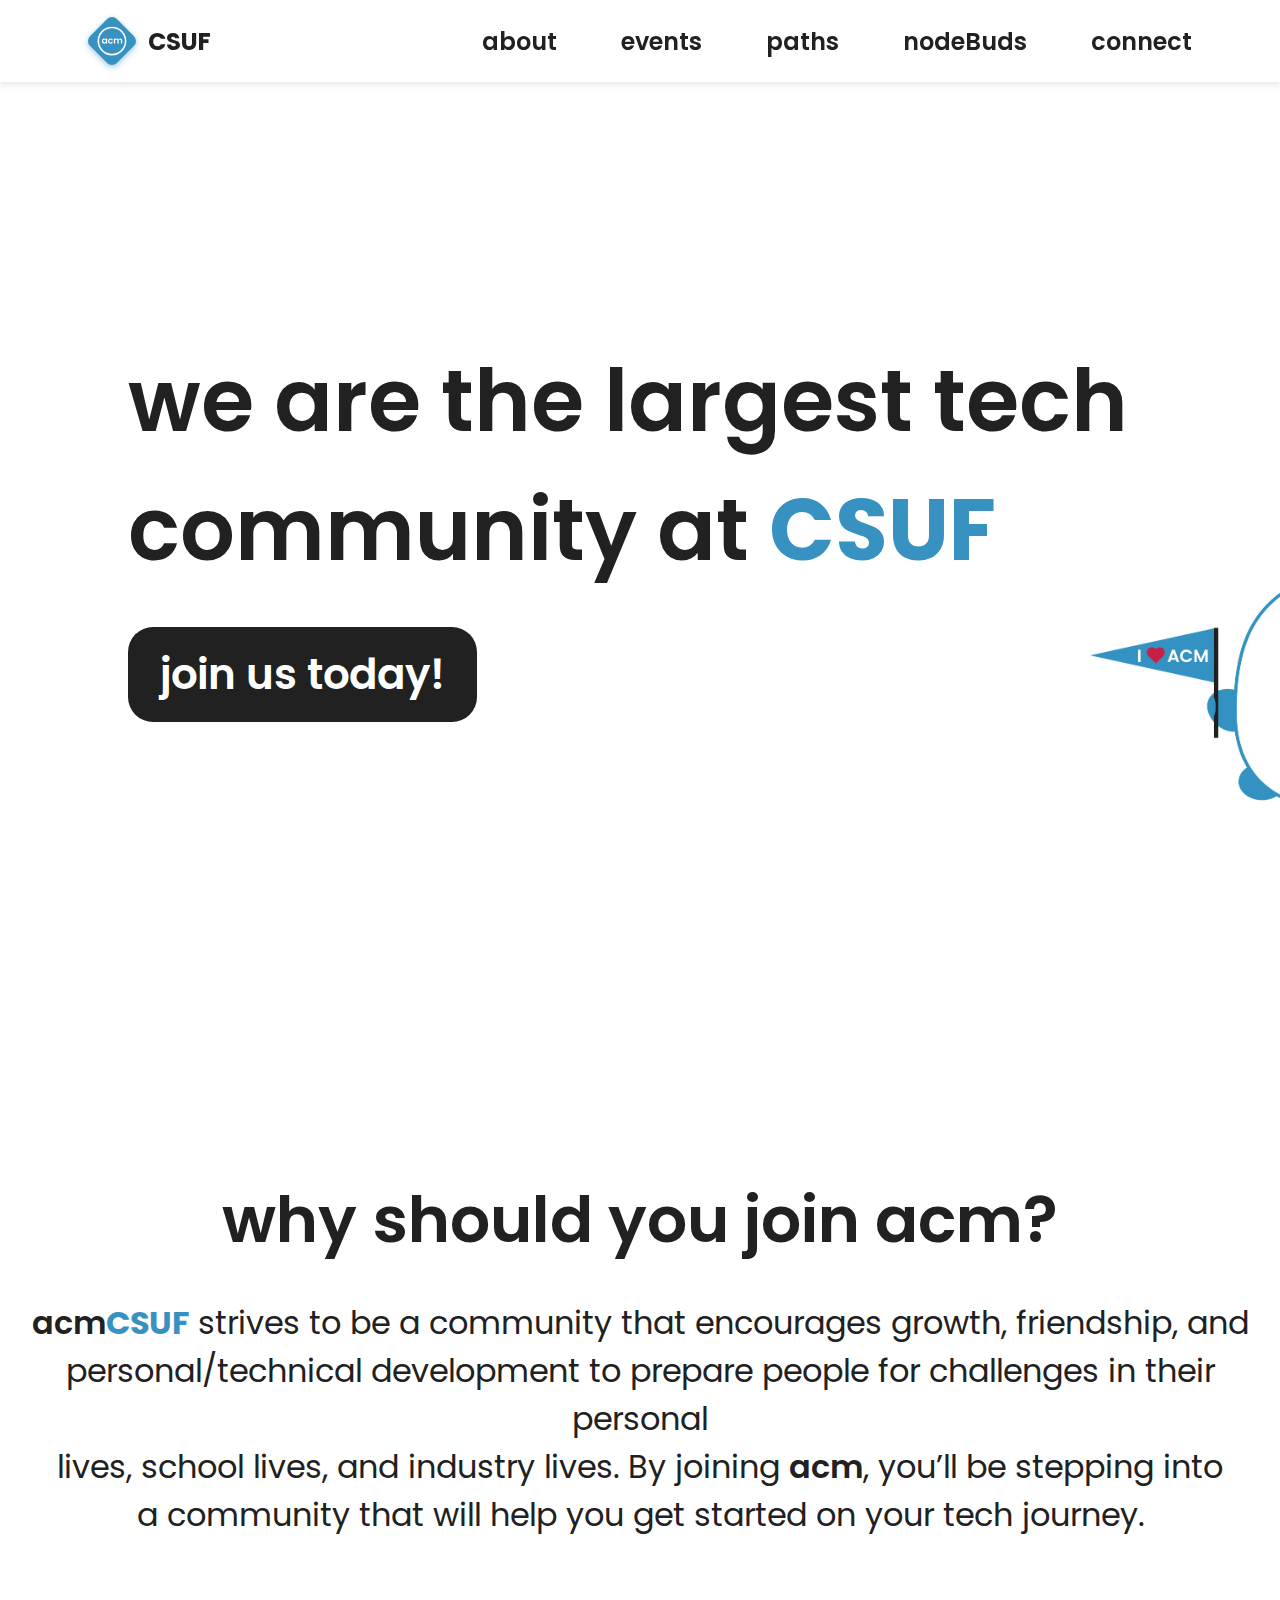
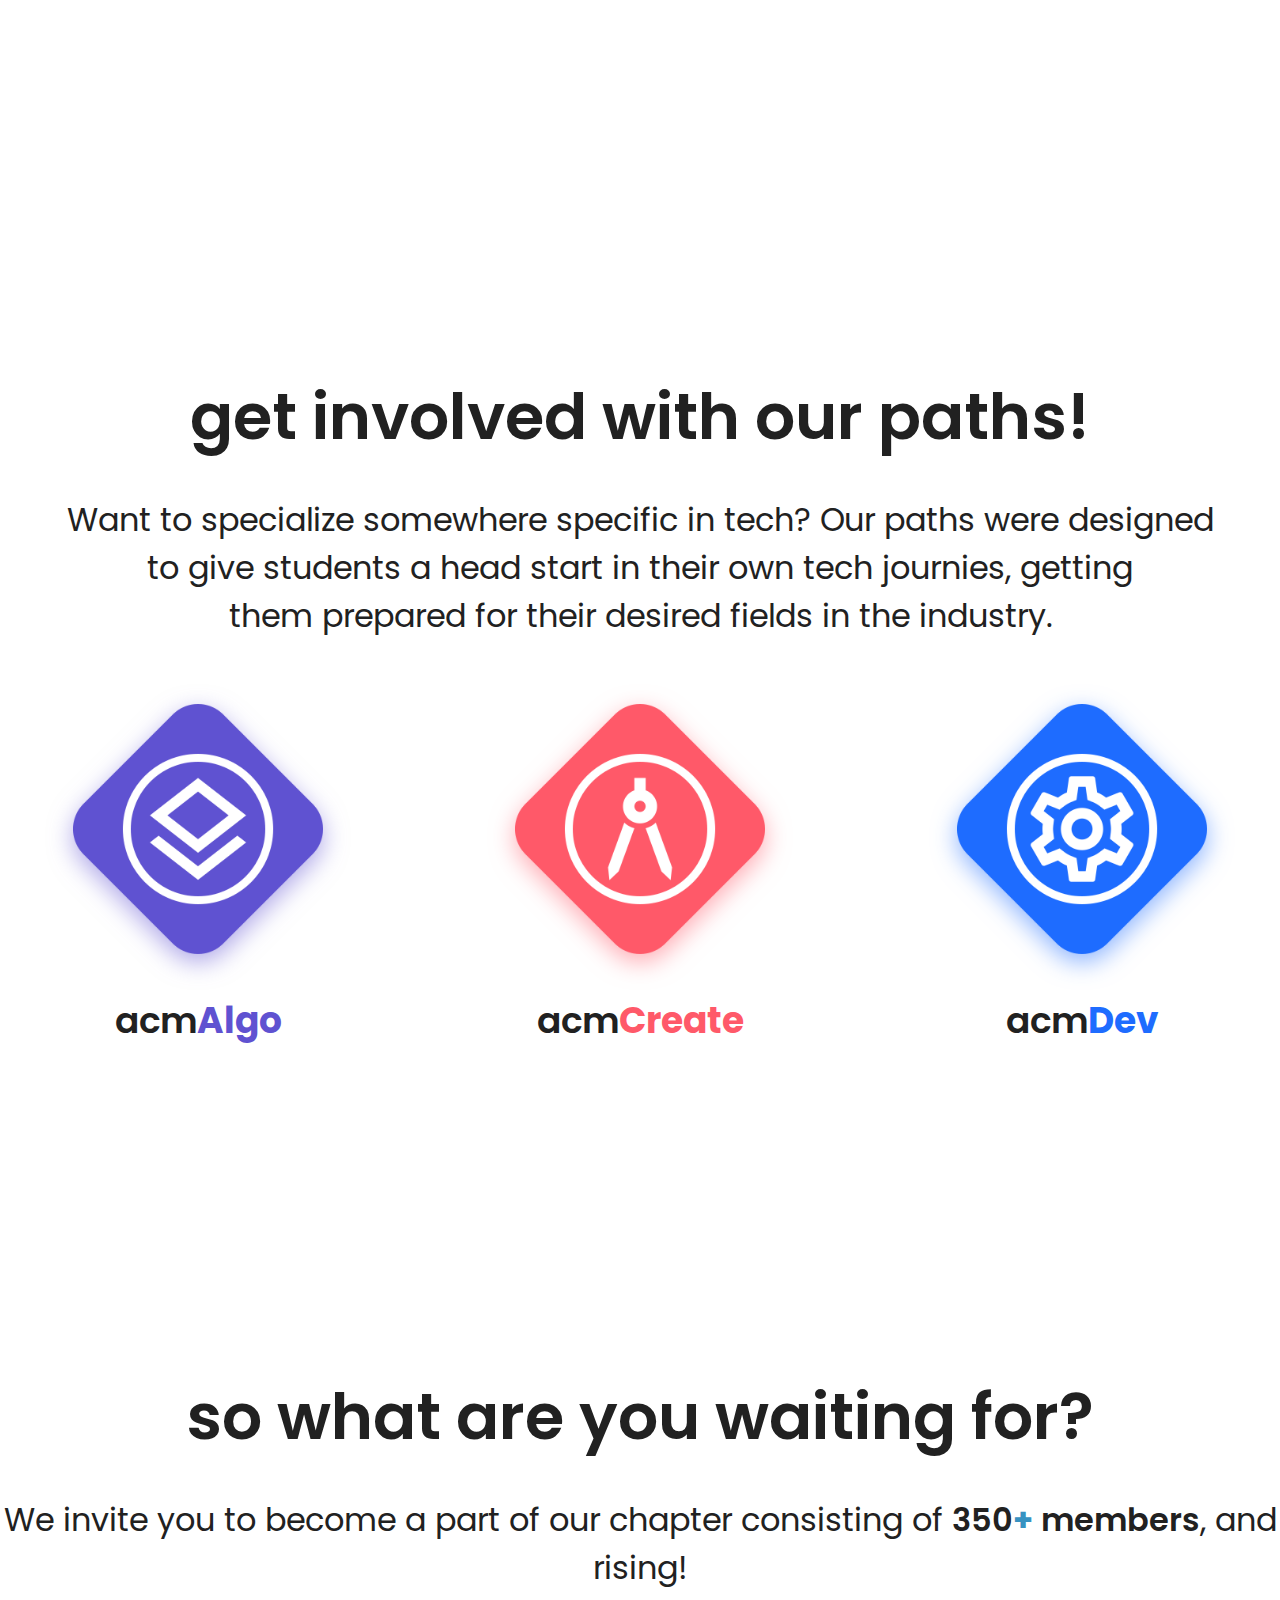
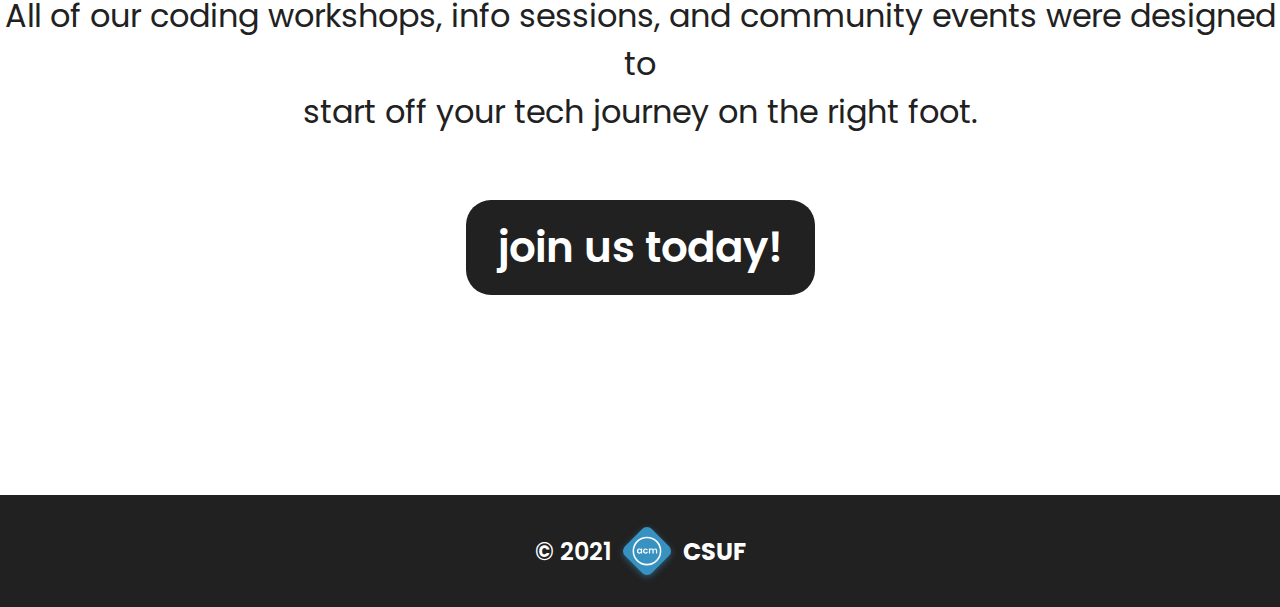
<file: index.html>
<!DOCTYPE html>

<html lang="en">
    <head>
        <meta charset="UTF-8">
        <meta name="viewport" content="width=device-width, initial-scale=1.0">
        <title>acmCSUF</title>

        <!-- Styles -->
        <link rel="stylesheet" href="styles.css">

        <!-- Favicons -->
        <link rel="apple-touch-icon" sizes="180x180" href="Assets/Favicons/apple-touch-icon.png">
        <link rel="icon" type="image/png" sizes="32x32" href="Assets/Favicons/favicon-32x32.png">
        <link rel="icon" type="image/png" sizes="16x16" href="Assets/Favicons/favicon-16x16.png">
        <link rel="manifest" href="Assets/Favicons/site.webmanifest">

        <!-- Google Fonts -->
        <link rel="stylesheet"
            href="https://fonts.googleapis.com/css2?family=Poppins:wght@400;600;700">
    </head>

    <body>
        <!-- Nav Bar -->
        <nav>
            <!-- Menu Toggle -->
            <input type="checkbox" id="navToggle">

            <!-- Logo -->
            <a href="index.html" class="logo">
                <img src="Assets/Badges/acmCSUF Badge.svg" width="48" class="logoBadge">
                <span class="logoText">CSUF</span>
            </a>

            <!-- Pages -->
            <ul class="pages">
                <li><a href="about.html">about</a></li>
                <li><a href="#">events</a></li>
                <li><a href="#">paths</a></li>
                <li><a href="#">node<span>Buds</span></a></li>
                <li><a href="#">connect</a></li>
            </ul>
            
            <!-- Menu -->
            <label for="navToggle" class="menu">
                <div class="menuLine"></div>
                <div class="menuLine"></div>
                <div class="menuLine"></div>
            </label>
        </nav>
 
        <!-- Section 1 -->
        <div class="sectionOne">
            <img src="Assets/Frank/Frank_with_a_flag.png" width="421" class="frankFlag">
            
            <p class="tagline">we are the largest tech<br>community at <span class="csuf">CSUF</span></p>

            <a href="https://discord.gg/yUczSkGtYe" class="joinBtn">join us today!</a>
        </div>

        <!-- Section 2 -->
        <div class="sectionTwo">
            <p class="title">why should you join acm?</p>

            <p class="description">
                <span class="acm">acm</span><span class="csuf">CSUF</span> strives to be a
                community that encourages growth, friendship, and<br>personal/technical development
                to prepare people for challenges in their personal<br>lives, school lives, and industry
                lives.  By joining <span class="acm">acm</span>, you’ll be stepping into<br>a community
                that will help you get started on your tech journey.
            </p>
        </div>

        <!-- Section 3 -->
        <div class="sectionThree">
            <p class="title">get involved with our paths!</p>

            <p class="description">
                Want to specialize somewhere specific in tech?  Our paths were designed<br>
                to give students a head start in their own tech journies, getting<br>
                them prepared for their desired fields in the industry.
            </p>

            <div class="badges">
                <div class="algo">
                    <img src="Assets/Badges/acmAlgo Badge.png" width="250" class="algoBadge">
                    <p class="badgeTxt">acm<span class="purple">Algo</span></p>
                </div>
    
                <div class="create">
                    <img src="Assets/Badges/acmCreate Badge.png" width="250" class="createBadge">
                    <p class="badgeTxt">acm<span class="pink">Create</span></p>
                </div>
    
                <div class="dev">
                    <img src="Assets/Badges/acmDev Badge.png" width="250" class="devBadge">
                    <p class="badgeTxt">acm<span class="bluer">Dev</span></p>
                </div>
            </div>
        </div>

       <!--  Section 4 -->
        <div class="sectionFour">
            <p class="title">so what are you waiting for?</p>

            <p class="description">
                We invite you to become a part of our chapter consisting of <span class="flex">350<span class="plus">+</span> members</span>, and rising!<br>
                All of our coding workshops, info sessions, and community events were designed to <br>
                start off your tech journey on the right foot.
            </p>

            <a href="https://discord.gg/yUczSkGtYe" class="joinBtn">join us today!</a>
        </div>

        <footer>
            <div class="footerStuff">
                <p>© 2021</p>
                <img src="Assets/Badges/acmCSUF Badge.svg" width="48" class="logoBadge">
                <span class="footerText">CSUF</span>
            </div>
        </footer>
    </body>
</html>
</file>
<file: styles.css>
/* Global */
* {
	padding: 0;
    margin: 0;
    box-sizing: border-box;
    overflow-x: hidden;

    font-family: 'Poppins', sans-serif;
    color: #212121;
    list-style: none;
    text-decoration: none;
}

/* Global - acmCSUF Badge */
.logoBadge {
    filter: drop-shadow(0 2px 3px rgba(55, 146, 193, .5));
}

/* Global - CSUF Text */
.csuf { color: #3792C1; }

/* Global - ACM Texts */
.acm { font-weight: 600; }

.purple, .pink, .bluer, .csuf { font-weight: 700; }

.purple { color: #5F52D1; }

.pink { color: #FF5969; }

.bluer { color: #1E6CFF; }

.algoBadge {
    filter: drop-shadow(0 8px 12px rgba(95, 82, 209, 0.5));
}

.createBadge {
    filter: drop-shadow(0 8px 12px rgba(255, 89, 105, 0.5));
}

.devBadge {
    filter: drop-shadow(0 8px 12px rgba(30, 108, 255, 0.5));
}

/* Global - Titles */
.title {
    font-weight: 600;
    font-size: 64px;
}

/* Global - Descriptions */
.description {
    margin-top: 32px;

    font-size: 32px;
}

/* Global - Join Button */
.joinBtn {
    text-align: center;
    display: inline-block;
    padding: 16px 32px;

    font-size: 42px;
    font-weight: 600;
    color: #FFFFFF;
    background-color: #212121;
    border-radius: 25px;
}

/* ------------------------------------------------------------------------------------------------------ */

/* Nav Bar */
nav {
    position: fixed;
    width: 100%;
	z-index: 3;
    height: 112px;
    background-color: #FFFFFF;
    box-shadow: 0 3px 6px rgba(33, 33, 33, .1);
    overflow: visible;
}

/* Logo */
nav .logo {
    float: left;
    display: flex;
    align-items: center;
    overflow: visible;
    margin-left: 128px;
    height: 100%;
}

nav .logo .logoText {
    padding-left: 12px;

    font-size: 24px;
    font-weight: 700;
}

/* Pages */
nav .pages {
    float: right;
    display: flex;
    align-items: center;
    margin-right: 128px;
    height: 100%;

    font-weight: 600;
}

nav .pages a {
    margin-left: 64px;
    font-size: 24px;
}

nav .pages #active { color: #3792C1; }

nav .pages #activeBuds {
    font-weight: 700;

    color: #C40042;
}

/* Menu */
#navToggle { display: none; }

nav .menu {
    display: none;
    position: absolute;
    right: 64px;
    top: 50%;
    transform: translateY(-50%);

    cursor: pointer;
}

nav .menu .menuLine {
    width: 30px;
    height: 2px;
    margin: 6px;
    border-radius: 3px;
    background-color: #212121;
    transition: all .25s ease;
}

/* ------------------------------------------------------------------------------------------------------ */

/* Home */

/* Section 1 */
.sectionOne {
    overflow: visible;
}

/* Tagline */
.sectionOne .tagline {
    margin-top: 337px;
    margin-left: 128px;

    font-weight: 600;
    font-size: 86px;
}

.sectionOne .joinBtn {
    margin-top: 32px;
    margin-left: 128px;
}

.sectionOne .frankFlag {
    position: absolute;
    margin-top: 238px;
    margin-left: 1090px;
}

/* Section 2 */
.sectionTwo {
    width: 100vw;
    margin-top: 443px;

    text-align: center;
}

/* Section 3 */
.sectionThree {
    margin-top: 430px;
    width: 100vw;
    text-align: center;
}

.sectionThree .badges {
    display: inline-flex;
    margin-top: 64px;
    overflow: visible;
}

.sectionThree .badges .algo { overflow: visible; }

.sectionThree .badges .create {
    overflow: visible;
    margin: 0 192px;
}

.sectionThree .badges .dev { overflow: visible; }

.sectionThree .badges .badgeTxt {
    margin-top: 32px;

    font-size: 36px;
    font-weight: 600;
}

/* Section 4 */
.sectionFour {
    margin-top: 321px;
    width: 100vw;

    text-align: center;
}

.sectionFour .flex { font-weight: 600; }

.sectionFour .plus {
    font-weight: 700;

    color: #3792C1;
}

.sectionFour .joinBtn { margin-top: 64px; }

/* ------------------------------------------------------------------------------------------------------ */

/* Footer */
footer {
    margin-top: 193px;
    width: 100%;
	overflow: visible;
    height: 112px;
    background-color: #212121;
}

footer .footerStuff {
    display: flex;
    height: 100%;
    align-items: center;
    justify-content: center;
}

/* Footer - Text */
footer p, footer .footerText {
    font-size: 24px;

    color: #FFFFFF;
}

/* Footer - Left Text */
footer p {
    padding-right: 12px;

    font-weight: 600;
}

/* Footer - Right Text */
footer .footerText {
    padding-left: 12px;
    font-weight: 700;
}

/* ------------------------------------------------------------------------------------------------------ */

/* Responsive */
@media screen and (max-width: 1300px) {
    /* Nav Bar - Global */
    nav { height: 82px; }

    /* Nav Bar - Logo */
    nav .logo { margin-left: 88px; }

    /* Nav Bar - Pages */
    nav .pages { margin-right: 88px;}
}

@media screen and (max-width: 1100px) {
    /* Nav Bar - Logo */
	nav .logo { margin-left: 48px; }
    
    /* Nav Bar - Pages */
	nav .pages {
        position: fixed;
        z-index: 2;
	    top: 82px;
	    bottom: 100%;
	    width: 100vw;
	    height: auto;
	    flex-direction: column;
	    justify-content: space-evenly;
        overflow: hidden;

        background-color: rgb(255, 255, 255);
	    transition: all .25s ease;
    }
    
	nav .pages a {
        margin: 0;
        font-size: 24px;
	}

    /* Nav Bar - Menu */
	nav .menu {
        display: block;
        right: 48px;
    }

    nav :checked ~ .pages { bottom: 0; }
    
    /* Nav Bar - Menu Button Animation */
    nav :checked ~ .menu .menuLine:nth-child(1) { transform: translateY(8px) rotate(45deg); }
    
    nav :checked ~ .menu .menuLine:nth-child(2) { opacity: 0; }
    
    nav :checked ~ .menu .menuLine:nth-child(3) { transform: translateY(-8px) rotate(-45deg); }
}

@media screen and (max-width: 800px) {
    /* Nav Bar - Logo */
    nav .logo { margin-left: 48px; }

    /* Nav Bar - Menu */
    nav .menu { right: 48px; }
}
</file>
